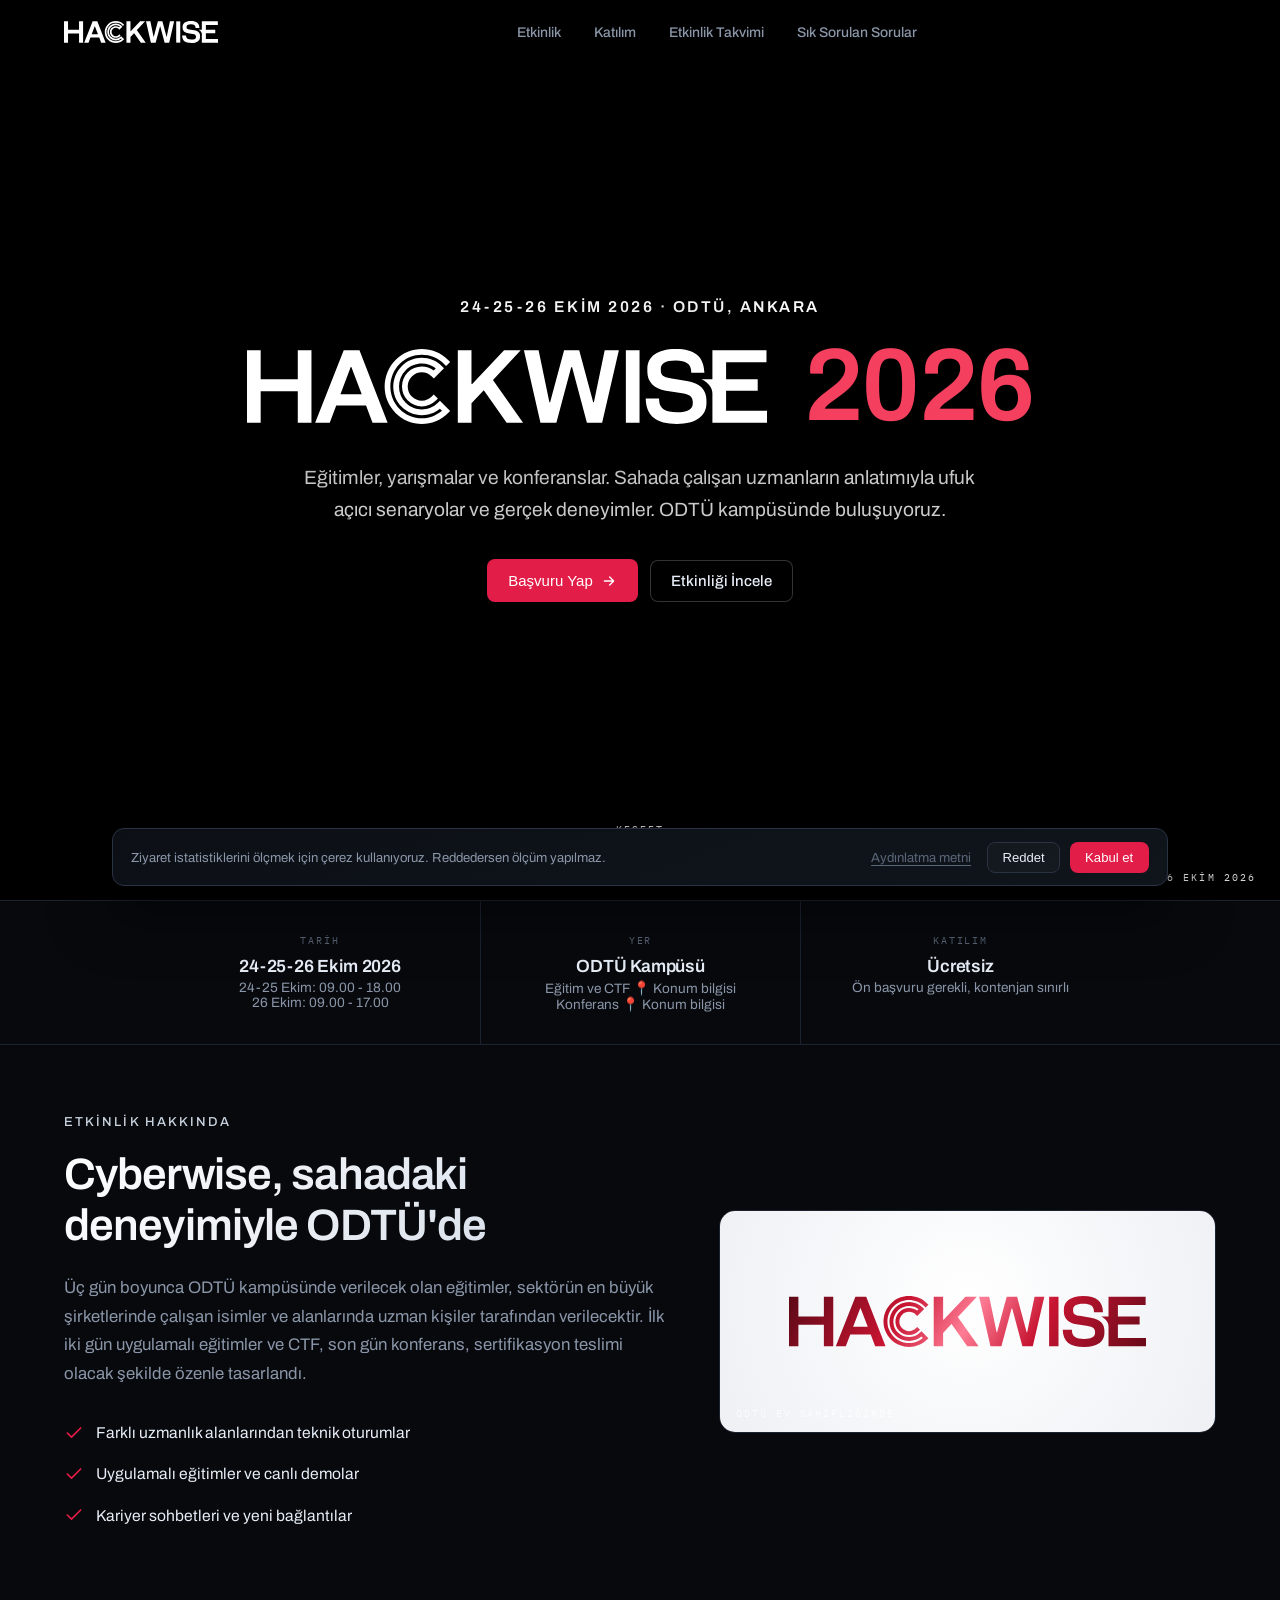
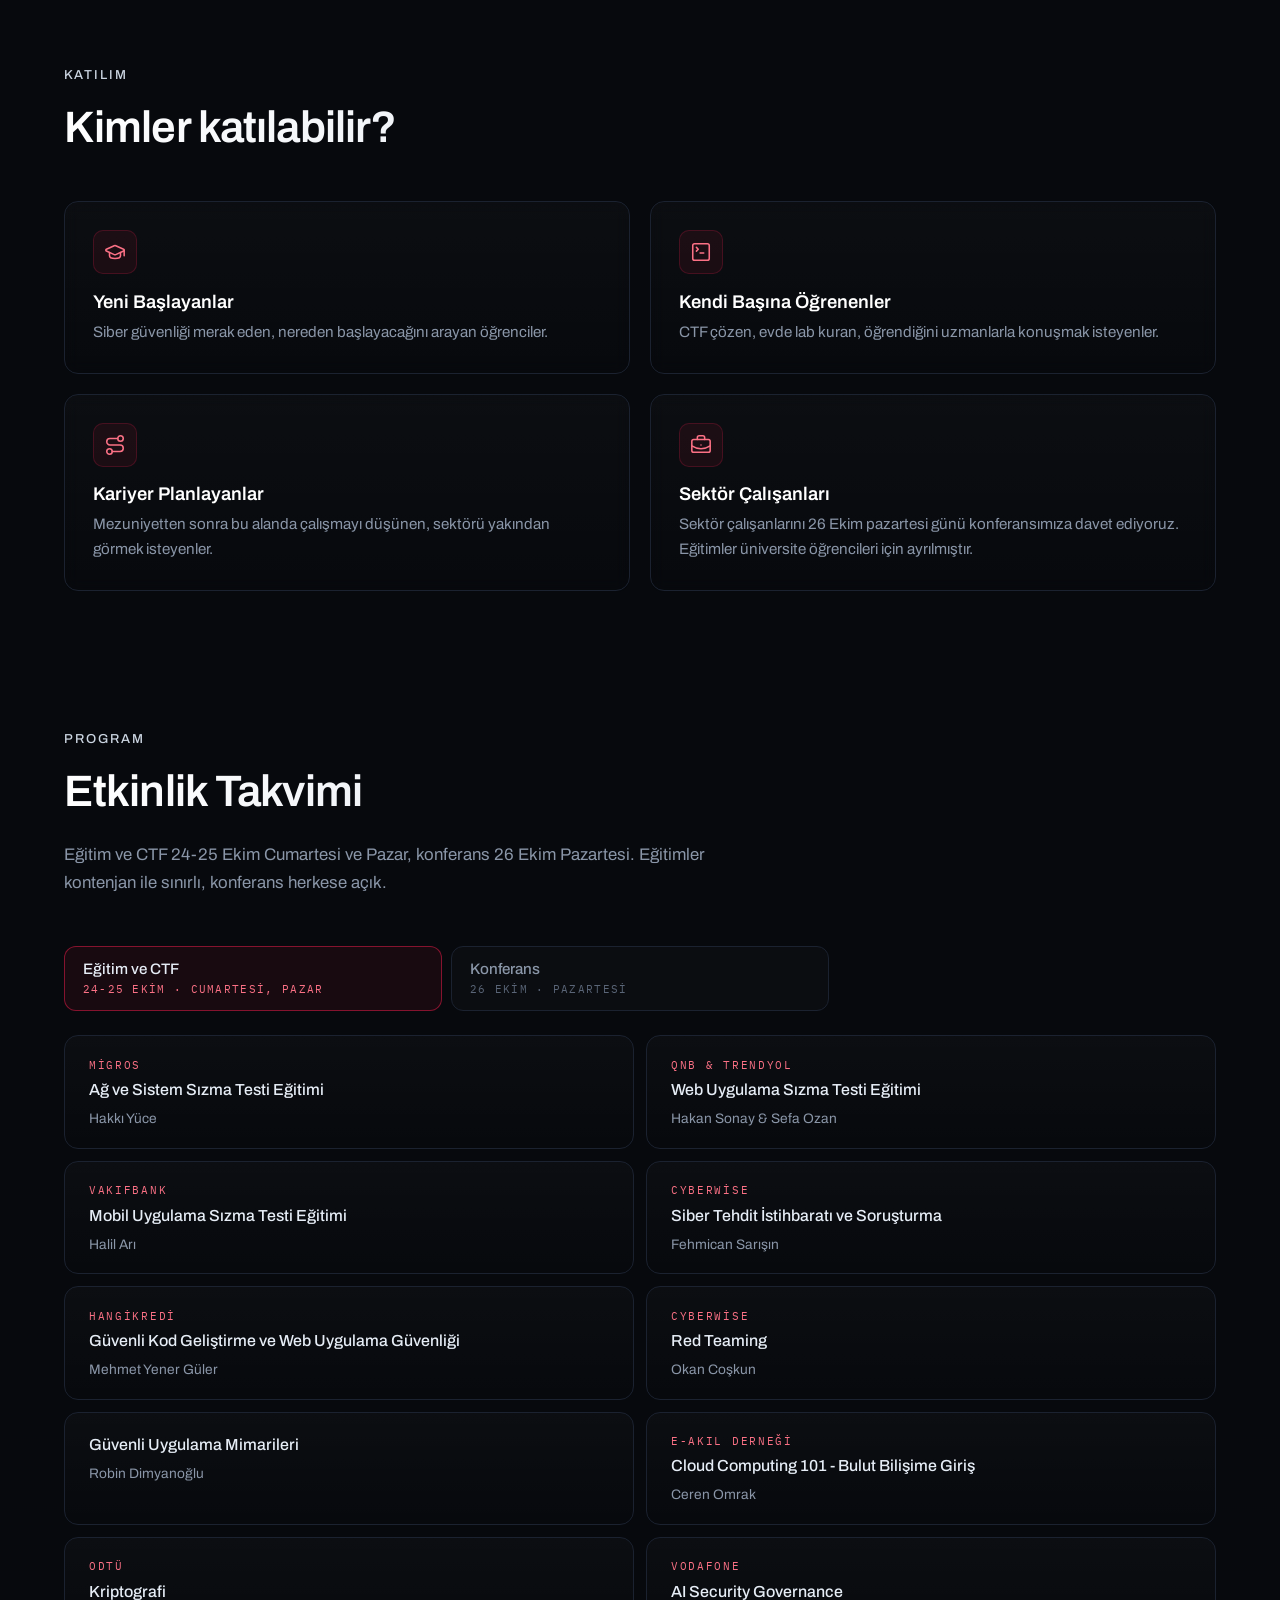
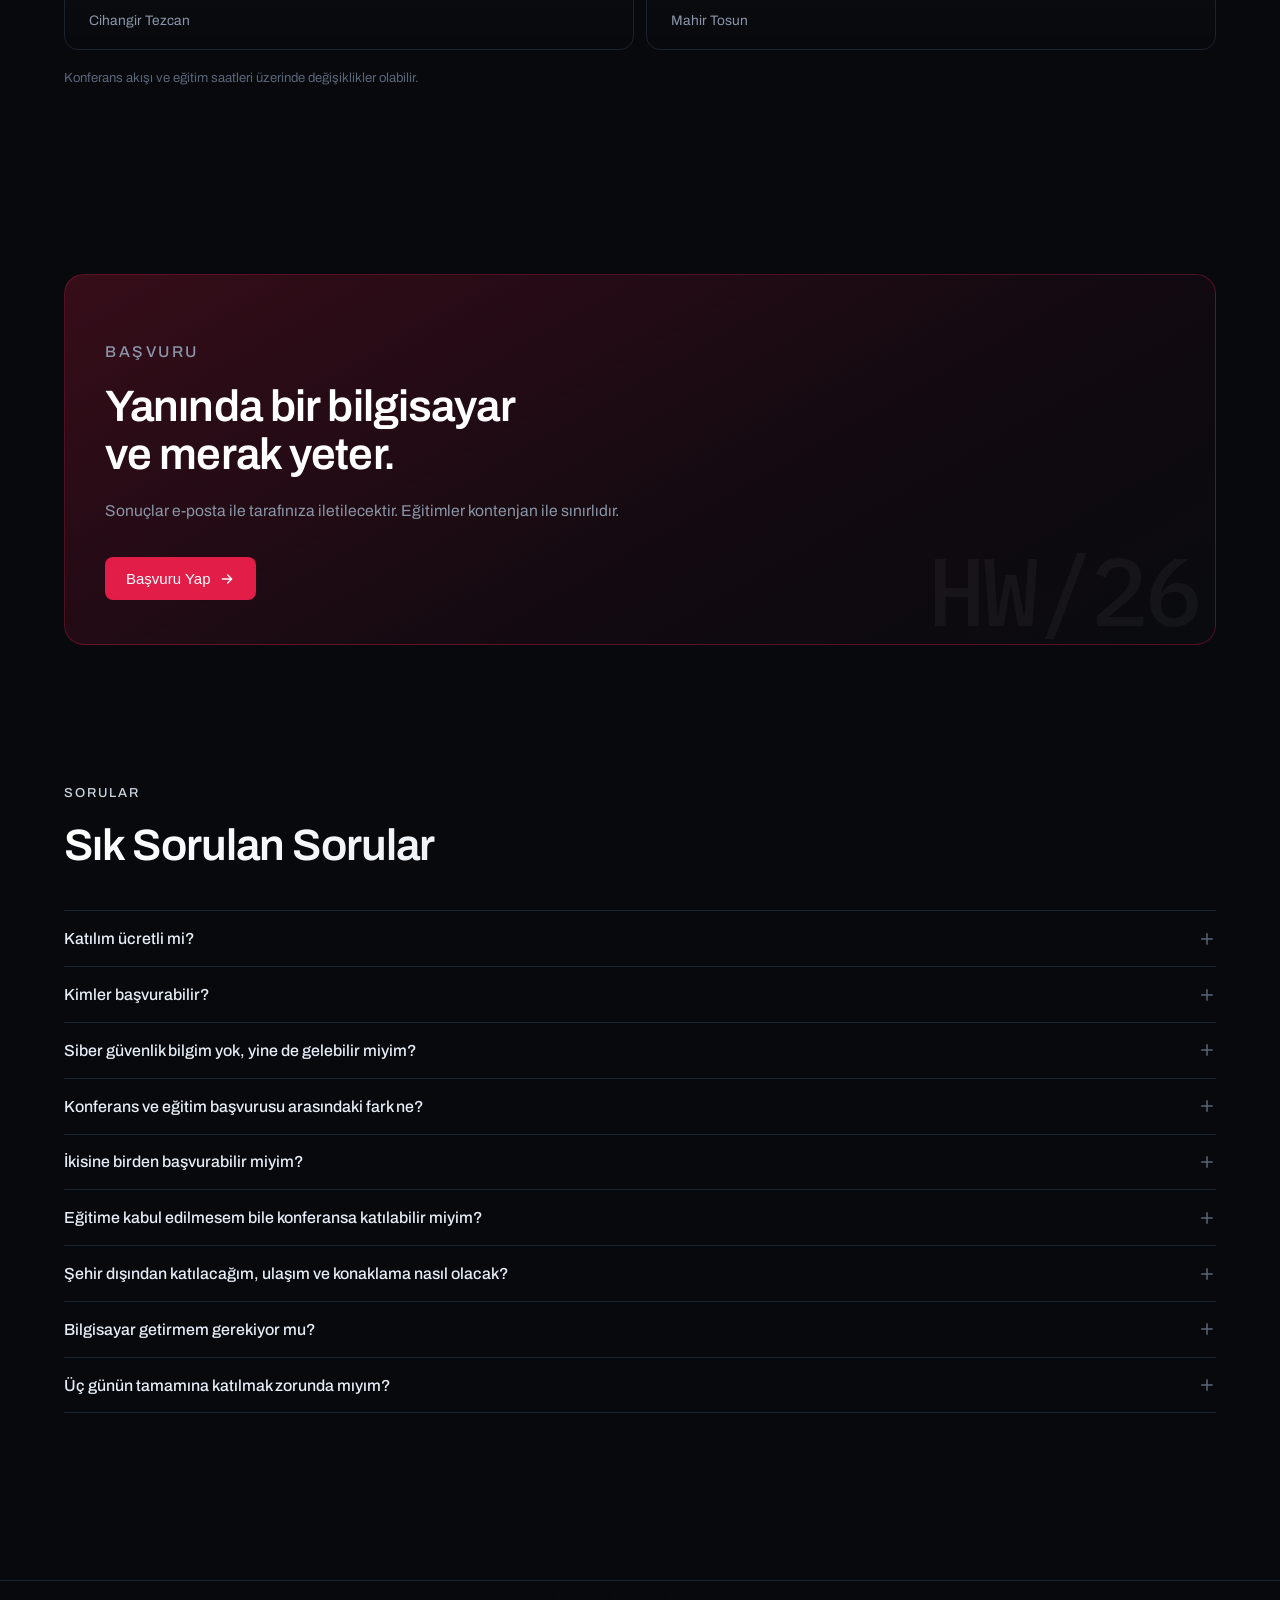
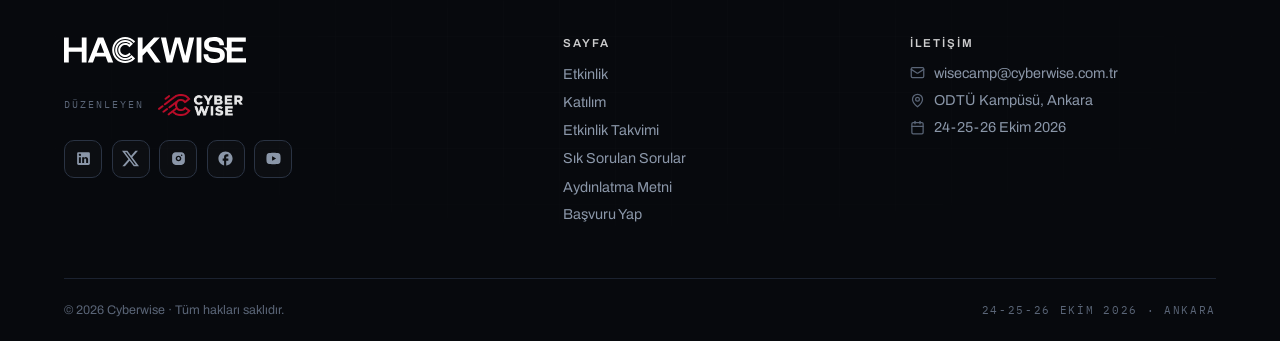
<file: index.html>
<!doctype html>
<html lang="tr">
  <head>
    <meta charset="UTF-8" />
    <meta name="viewport" content="width=device-width, initial-scale=1.0" />
    <title>HackWise 2026 | Cyberwise</title>
    <meta name="description" content="24-25-26 Ekim 2026'da ODTÜ kampüsünde üç günlük siber güvenlik etkinliği. Eğitimler, yarışmalar ve konferanslar; sahadan uzmanlarla gerçek deneyimler." />

    <link rel="canonical" href="https://hackwise.org/" />

    <meta property="og:type" content="website" />
    <meta property="og:site_name" content="HackWise 2026" />
    <meta property="og:title" content="HackWise 2026 · 24-26 Ekim, ODTÜ Kampüsü" />
    <meta property="og:description" content="24-25-26 Ekim 2026'da ODTÜ kampüsünde üç günlük siber güvenlik etkinliği. Eğitimler, yarışmalar ve konferanslar; sahadan uzmanlarla gerçek deneyimler." />
    <meta property="og:url" content="https://hackwise.org/" />
    <meta property="og:image" content="https://hackwise.org/assets/og.png" />
    <meta property="og:image:type" content="image/png" />
    <meta property="og:image:width" content="1200" />
    <meta property="og:image:height" content="630" />
    <meta property="og:image:alt" content="HackWise 2026 · 24-25-26 Ekim, ODTÜ Kampüsü" />
    <meta property="og:locale" content="tr_TR" />

    <meta name="twitter:card" content="summary_large_image" />
    <meta name="twitter:title" content="HackWise 2026 · 24-26 Ekim, ODTÜ Kampüsü" />
    <meta name="twitter:image" content="https://hackwise.org/assets/og.png" />
    <meta name="twitter:description" content="24-25-26 Ekim 2026'da ODTÜ kampüsünde üç günlük siber güvenlik etkinliği. Eğitimler, yarışmalar ve konferanslar; sahadan uzmanlarla gerçek deneyimler." />

    <link rel="icon" href="assets/favicon.svg" type="image/svg+xml" />
    <link rel="apple-touch-icon" href="assets/apple-touch-icon.png" />
    <link rel="preconnect" href="https://fonts.googleapis.com" />
    <link rel="preconnect" href="https://fonts.gstatic.com" crossorigin />
    <link
      href="https://fonts.googleapis.com/css2?family=Archivo:wght@400;500;600;700&family=IBM+Plex+Mono:wght@400;500&display=swap"
      rel="stylesheet"
      media="print"
      onload="this.media='all'"
    />
    <noscript>
      <link
        href="https://fonts.googleapis.com/css2?family=Archivo:wght@400;500;600;700&family=IBM+Plex+Mono:wght@400;500&display=swap"
        rel="stylesheet"
      />
    </noscript>
    <link rel="stylesheet" href="styles.css?v=33" />
    <meta name="theme-color" content="#07090d" />

    <script type="application/ld+json">
    {
      "@context": "https://schema.org",
      "@type": "Event",
      "name": "HackWise 2026",
      "description": "ODTÜ kampüsünde üç günlük siber güvenlik etkinliği. 24-25 Ekim uygulamalı eğitimler, 26 Ekim konferans.",
      "startDate": "2026-10-24",
      "endDate": "2026-10-26",
      "eventAttendanceMode": "https://schema.org/OfflineEventAttendanceMode",
      "eventStatus": "https://schema.org/EventScheduled",
      "location": {
        "@type": "Place",
        "name": "ODTÜ Kampüsü",
        "address": {
          "@type": "PostalAddress",
          "streetAddress": "Üniversiteler Mahallesi, Dumlupınar Bulvarı No:1",
          "postalCode": "06800",
          "addressLocality": "Çankaya",
          "addressRegion": "Ankara",
          "addressCountry": "TR"
        }
      },
      "offers": {
        "@type": "Offer",
        "price": 0,
        "priceCurrency": "TRY",
        "availability": "https://schema.org/InStock",
        "url": "https://hackwise.org/"
      },
      "image": "https://hackwise.org/assets/og.png",
      "url": "https://hackwise.org/",
      "inLanguage": "tr",
      "isAccessibleForFree": true,
      "audience": {
        "@type": "Audience",
        "audienceType": "Üniversite öğrencileri ve siber güvenlik profesyonelleri"
      },
      "organizer": {
        "@type": "Organization",
        "name": "Cyberwise",
        "url": "https://www.cyberwise.com.tr",
        "sameAs": [
          "https://www.linkedin.com/company/cyberwisetr/",
          "https://x.com/Cyberwise_TR",
          "https://www.instagram.com/cyberwisecybersecurity/",
          "https://www.facebook.com/CyberwiseTurkey/",
          "https://www.youtube.com/channel/UCHg1nG4ghzyYnocoSRq4nSQ"
        ]
      }
    }
    </script>
  </head>
  <body>
    <header class="site-nav" id="site-nav">
      <div class="nav-inner" id="nav-inner">
        <div class="container-page nav-row">
          <a href="#top" class="nav-brand" aria-label="HackWise 2026">
            <img src="assets/hackwise-white.svg" alt="HackWise" class="nav-logo" width="1078" height="154" />
          </a>

          <nav class="nav-links">
            <a href="#hakkinda">Etkinlik</a>
            <a href="#katilimci">Katılım</a>
            <a href="#akis">Etkinlik Takvimi</a>
            <a href="#sss">Sık Sorulan Sorular</a>
          </nav>

          <div class="nav-actions">
            <button class="menu-btn" id="menu-btn" aria-label="Menü">
              <svg width="24" height="24" viewBox="0 0 24 24" fill="none" stroke="currentColor" stroke-width="2" stroke-linecap="round"><path d="M4 6h16M4 12h16M4 18h16"/></svg>
            </button>
          </div>
        </div>
      </div>

      <div class="mobile-menu" id="mobile-menu">
        <div class="container-page">
          <a href="#hakkinda">Etkinlik</a>
          <a href="#katilimci">Katılım</a>
          <a href="#akis">Etkinlik Takvimi</a>
          <a href="#sss">Sık Sorulan Sorular</a>
          <button type="button" class="btn-primary" style="margin-top:.75rem" data-apply-jump>Başvuru Yap</button>
        </div>
      </div>
    </header>

    <main id="top">
      <section class="hero">
        <video
          id="hero-video"
          class="hero-video"
          src="assets/world-web.mp4"
          autoplay
          muted
          playsinline
          preload="auto"
        ></video>

        <div class="hero-vignette"></div>
        <div class="hero-fade"></div>

        <div class="hero-content">
          <p class="eyebrow">24-25-26 Ekim 2026 · ODTÜ, Ankara</p>
          <h1 class="hero-title">
            <img src="assets/hackwise-white.svg" alt="HackWise" class="hero-logo" width="1078" height="154" fetchpriority="high" />
            <span class="hl">2026</span>
          </h1>
          <p class="hero-sub">
            Eğitimler, yarışmalar ve konferanslar. Sahada çalışan uzmanların anlatımıyla
            ufuk açıcı senaryolar ve gerçek deneyimler. ODTÜ kampüsünde buluşuyoruz.
          </p>
          <div class="hero-cta">
            <button type="button" class="btn-primary" data-apply-jump>
              <span>Başvuru Yap</span>
              <svg class="arrow" viewBox="0 0 24 24"><path d="M5 12h14M13 6l6 6-6 6"/></svg>
            </button>
            <a href="#hakkinda" class="btn-ghost hero-ghost">Etkinliği İncele</a>
          </div>
        </div>

        <div class="hero-corner br">24-25-26 EKİM 2026</div>

        <div class="scroll-cue">
          <span>KEŞFET</span>
          <span class="scroll-line"></span>
        </div>
      </section>

      <section class="info-strip">
        <div class="strip-grid-bg bg-grid bg-grid-fade"></div>
        <div class="container-page">
          <div class="info-grid">
           <div class="info-cell">
            <div class="k">Tarih</div>
            <div class="v">24-25-26 Ekim 2026</div>
            <div class="s">
              24-25 Ekim: 09.00 - 18.00<br>
              26 Ekim: 09.00 - 17.00
            </div>
          </div>

            <div class="info-cell">
              <div class="k">Yer</div>
              <div class="v">ODTÜ Kampüsü</div>
              <div class="s">
                  Eğitim ve CTF
                  <a href="https://maps.app.goo.gl/8XYGXjT9rqVvvbHa7" target="_blank" rel="noopener noreferrer">📍 Konum bilgisi</a>
                   <br> 
                  Konferans
                  <a href="https://maps.app.goo.gl/SEr2trGmKCGYi11f7" target="_blank" rel="noopener noreferrer">📍 Konum bilgisi</a>
              </div>
            </div>


            <div class="info-cell">
              <div class="k">Katılım</div>
              <div class="v">Ücretsiz</div>
              <div class="s">Ön başvuru gerekli, kontenjan sınırlı</div>
            </div>
          </div>
        </div>
      </section>

      <section id="hakkinda" class="section-pad">
        <div class="container-page">
          <div class="about-grid reveal">
            <div>
              <p class="eyebrow">Etkinlik Hakkında</p>
              <h2 class="section-title gradient-text" style="margin-top:1.25rem">
                Cyberwise, sahadaki deneyimiyle ODTÜ'de
              </h2>
              <p class="section-lead">
                Üç gün boyunca ODTÜ kampüsünde verilecek olan eğitimler, sektörün en büyük
                şirketlerinde çalışan isimler ve alanlarında uzman kişiler tarafından
                verilecektir. İlk iki gün uygulamalı eğitimler ve CTF, son gün konferans,
                sertifikasyon teslimi olacak şekilde özenle tasarlandı.
              </p>
              <ul class="about-list">
                <li>
                  <svg class="tick" viewBox="0 0 24 24" fill="none" stroke="currentColor" stroke-width="2" stroke-linecap="round" stroke-linejoin="round"><path d="M20 6L9 17l-5-5"/></svg>
                  <span>Farklı uzmanlık alanlarından teknik oturumlar</span>
                </li>
                <li>
                  <svg class="tick" viewBox="0 0 24 24" fill="none" stroke="currentColor" stroke-width="2" stroke-linecap="round" stroke-linejoin="round"><path d="M20 6L9 17l-5-5"/></svg>
                  <span>Uygulamalı eğitimler ve canlı demolar</span>
                </li>
                <li>
                  <svg class="tick" viewBox="0 0 24 24" fill="none" stroke="currentColor" stroke-width="2" stroke-linecap="round" stroke-linejoin="round"><path d="M20 6L9 17l-5-5"/></svg>
                  <span>Kariyer sohbetleri ve yeni bağlantılar</span>
                </li>
              </ul>
            </div>
            <div class="about-visual">
              <div class="visual-mark v1">
                <img src="assets/hackwise-gradient.svg" alt="HackWise" width="1078" height="154" loading="lazy" />
              </div>
              <span class="visual-label">ODTÜ EV SAHİPLİĞİNDE</span>
            </div>
          </div>
        </div>
      </section>

      <section id="katilimci" class="section-pad">
        <div class="container-page">
          <div class="reveal">
            <p class="eyebrow">Katılım</p>
            <h2 class="section-title gradient-text" style="margin-top:1.25rem">Kimler katılabilir?</h2>
          </div>
          <div class="grid-cards">
            <div class="card feature audience card-hover reveal">
              <div class="icon"><svg viewBox="0 0 24 24"><path d="M21.42 10.922a1 1 0 0 0-.019-1.838L12.83 5.18a2 2 0 0 0-1.66 0L2.6 9.08a1 1 0 0 0 0 1.832l8.57 3.908a2 2 0 0 0 1.66 0z"/><path d="M22 10v6"/><path d="M6 12.5V16a6 3 0 0 0 12 0v-3.5"/></svg></div>
              <h3>Yeni Başlayanlar</h3>
              <p>Siber güvenliği merak eden, nereden başlayacağını arayan öğrenciler.</p>
            </div>
            <div class="card feature audience card-hover reveal">
              <div class="icon"><svg viewBox="0 0 24 24"><path d="m7 11 2-2-2-2"/><path d="M11 13h4"/><rect width="18" height="18" x="3" y="3" rx="2"/></svg></div>
              <h3>Kendi Başına Öğrenenler</h3>
              <p>CTF çözen, evde lab kuran, öğrendiğini uzmanlarla konuşmak isteyenler.</p>
            </div>
            <div class="card feature audience card-hover reveal">
              <div class="icon"><svg viewBox="0 0 24 24"><circle cx="6" cy="19" r="3"/><path d="M9 19h8.5a3.5 3.5 0 0 0 0-7h-11a3.5 3.5 0 0 1 0-7H15"/><circle cx="18" cy="5" r="3"/></svg></div>
              <h3>Kariyer Planlayanlar</h3>
              <p>Mezuniyetten sonra bu alanda çalışmayı düşünen, sektörü yakından görmek isteyenler.</p>
            </div>
            <div class="card feature audience card-hover reveal">
              <div class="icon"><svg viewBox="0 0 24 24"><path d="M12 12h.01"/><path d="M16 6V4a2 2 0 0 0-2-2h-4a2 2 0 0 0-2 2v2"/><path d="M22 13a18.15 18.15 0 0 1-20 0"/><rect width="20" height="14" x="2" y="6" rx="2"/></svg></div>
              <h3>Sektör Çalışanları</h3>
              <p>Sektör çalışanlarını 26 Ekim pazartesi günü konferansımıza davet ediyoruz. Eğitimler üniversite öğrencileri için ayrılmıştır.</p>
            </div>
          </div>
        </div>
      </section>

      <section id="akis" class="section-pad">
        <div class="container-page">
          <div class="reveal">
            <p class="eyebrow">Program</p>
            <h2 class="section-title gradient-text" style="margin-top:1.25rem">Etkinlik Takvimi</h2>
            <p class="section-lead">
              Eğitim ve CTF 24-25 Ekim Cumartesi ve Pazar, konferans 26 Ekim Pazartesi.
              Eğitimler kontenjan ile sınırlı, konferans herkese açık.
            </p>
          </div>

          <div class="sch reveal">
            <div class="sch-tabs" role="tablist" aria-label="Program bölümleri">
              <button type="button" class="sch-day active" role="tab" aria-selected="true" aria-controls="sch-panel-1" data-day="1">
                <span class="sch-day-date">Eğitim ve CTF</span>
                <span class="sch-day-note">24-25 Ekim · Cumartesi, Pazar</span>
              </button>
              <button type="button" class="sch-day" role="tab" aria-selected="false" aria-controls="sch-panel-2" data-day="2">
                <span class="sch-day-date">Konferans</span>
                <span class="sch-day-note">26 Ekim · Pazartesi</span>
              </button>
            </div>

            <div class="sch-panel tgrid" id="sch-panel-1" role="tabpanel" data-day="1">
              <article class="tcard">
                <span class="tcard-firm">Migros</span>
                <h3>Ağ ve Sistem Sızma Testi Eğitimi</h3>
                <p class="tcard-trainer">Hakkı Yüce</p>
              </article>
              <article class="tcard">
                <span class="tcard-firm">QNB & Trendyol</span>
                <h3>Web Uygulama Sızma Testi Eğitimi</h3>
                <p class="tcard-trainer">Hakan Sonay & Sefa Ozan</p>
              </article>
              <article class="tcard">
                <span class="tcard-firm">Vakıfbank</span>
                <h3>Mobil Uygulama Sızma Testi Eğitimi</h3>
                <p class="tcard-trainer">Halil Arı</p>
              </article>
              <article class="tcard">
                <span class="tcard-firm">Cyberwise</span>
                <h3>Siber Tehdit İstihbaratı ve Soruşturma</h3>
                <p class="tcard-trainer">Fehmican Sarışın</p>
              </article>
              <article class="tcard">
                <span class="tcard-firm">HangiKredi</span>
                <h3>Güvenli Kod Geliştirme ve Web Uygulama Güvenliği</h3>
                <p class="tcard-trainer">Mehmet Yener Güler</p>
              </article>
              <article class="tcard">
                <span class="tcard-firm">Cyberwise</span>
                <h3>Red Teaming</h3>
                <p class="tcard-trainer">Okan Coşkun</p>
              </article>
              <article class="tcard">
                
                <h3>Güvenli Uygulama Mimarileri</h3>
                <p class="tcard-trainer">Robin Dimyanoğlu</p>
              </article>
              <article class="tcard">
                <span class="tcard-firm">E-Akıl Derneği</span>
                <h3>Cloud Computing 101 - Bulut Bilişime Giriş</h3>
                <p class="tcard-trainer">Ceren Omrak</p>
              </article>
              <article class="tcard">
                <span class="tcard-firm">ODTÜ</span>
                <h3>Kriptografi</h3>
                <p class="tcard-trainer">Cihangir Tezcan</p>
              </article>
              <article class="tcard">
                <span class="tcard-firm">Vodafone</span>
                <h3>AI Security Governance</h3>
                <p class="tcard-trainer">Mahir Tosun</p>
              </article>
            </div>
            <div class="sch-panel timeline" id="sch-panel-2" role="tabpanel" data-day="2" hidden>
              <div class="slot">
                <div class="slot-body">
                  <h3>Açılış Konuşması</h3>
                </div>
              </div>
              <div class="slot">
                <div class="slot-body">
                  <h3>Bankacılık Sektöründe Siber Güvenlik</h3>
                </div>
              </div>
              <div class="slot slot-break">
                <div class="slot-body">
                  <h3>Ara</h3>
                </div>
              </div>
              <div class="slot">
                <div class="slot-body">
                  <h3>Enerji Sektöründe Siber Güvenlik</h3>
                </div>
              </div>
              <div class="slot">
                <div class="slot-body">
                  <h3>Honeypot: Tespitin Ötesinde Teması Savunmaya Dönüştürmek</h3>
                </div>
              </div>
              <div class="slot slot-break">
                <div class="slot-body">
                  <h3>Öğle arası</h3>
                </div>
              </div>
              <div class="slot">
                <div class="slot-body">
                  <h3>ODTÜ oturumu</h3>
                </div>
              </div>
              <div class="slot">
                <div class="slot-body">
                  <h3>35.000 Feet’te Siber Güvenlik: Havacılık Siber Güvenliği ve Emniyet</h3>
                </div>
              </div>
              <div class="slot slot-break">
                <div class="slot-body">
                  <h3>Ara</h3>
                </div>
              </div>
              <div class="slot">
                <div class="slot-body">
                  <h3>Zero-Day: Kameranı Kim İzliyor?</h3>
                </div>
              </div>
              <div class="slot">
                <div class="slot-body">
                  <h3>Ödül töreni</h3>
                </div>
              </div>
              <div class="slot">
                <div class="slot-body">
                  <h3>Kapanış</h3>
                </div>
              </div>
            </div>
          </div>

          <p class="sch-note reveal">
            Konferans akışı ve eğitim saatleri üzerinde değişiklikler olabilir.
          </p>
        </div>
      </section>

      <section id="hazirlik" class="section-pad">
        <div class="container-page">
          <div class="prep reveal">
            <div class="prep-lead">
              <p class="eyebrow">Başvuru</p>
              <h2>Yanında bir bilgisayar ve merak yeter.</h2>
              <p>
                Sonuçlar e-posta ile tarafınıza iletilecektir. Eğitimler kontenjan
                ile sınırlıdır.
              </p>
              <button type="button" class="btn-primary apply-toggle" id="apply-toggle" aria-expanded="false" aria-controls="apply-choices">
                <span>Başvuru Yap</span>
                <svg class="arrow" viewBox="0 0 24 24"><path d="M5 12h14M13 6l6 6-6 6"/></svg>
              </button>

              <div class="apply-choices" id="apply-choices" hidden>
                <div class="apply-choices-inner">
                  <a href="#" class="apply-choice" data-apply="konferans">
                    <span class="apply-choice-kind">Konferans</span>
                    <span class="apply-choice-title">Konuşmalar</span>
                    <span class="apply-choice-desc">
                      26 Ekim, herkese açık.
                    </span>
                    <svg class="arrow" viewBox="0 0 24 24"><path d="M5 12h14M13 6l6 6-6 6"/></svg>
                  </a>
                  <a href="#" class="apply-choice" data-apply="hepsi">
                    <span class="apply-choice-kind">Eğitim + Konferans</span>
                    <span class="apply-choice-title">Üç günün tamamı</span>
                    <span class="apply-choice-desc">
                      Sertifikaya hak kazanmak için eğitim ve konferanslara katılım zorunludur.
                    </span>
                    <svg class="arrow" viewBox="0 0 24 24"><path d="M5 12h14M13 6l6 6-6 6"/></svg>
                  </a>
                </div>
              </div>

              <span class="prep-mark" aria-hidden="true">HW/26</span>
            </div>

          </div>
        </div>
      </section>


      <section id="sss" class="section-pad">
        <div class="container-page">
          <div class="reveal">
            <p class="eyebrow">Sorular</p>
            <h2 class="section-title gradient-text" style="margin-top:1.25rem">Sık Sorulan Sorular</h2>
          </div>

          <div class="faq reveal">
            <details class="faq-item">
              <summary>
                <span>Katılım ücretli mi?</span>
                <svg class="faq-sign" viewBox="0 0 24 24" fill="none" stroke="currentColor" stroke-width="2" stroke-linecap="round"><path d="M12 5v14M5 12h14"/></svg>
              </summary>
              <p>Hayır. Etkinliğe katılım ücretsizdir. Katılmak için ön başvuru formunu doldurmanız yeterlidir.</p>
            </details>
            <details class="faq-item">
              <summary>
                <span>Kimler başvurabilir?</span>
                <svg class="faq-sign" viewBox="0 0 24 24" fill="none" stroke="currentColor" stroke-width="2" stroke-linecap="round"><path d="M12 5v14M5 12h14"/></svg>
              </summary>
              <p>Konferansa herkes başvurabilir. Eğitim programları ise yalnızca üniversite öğrencilerine açıktır.</p>
            </details>
            <details class="faq-item">
              <summary>
                <span>Siber güvenlik bilgim yok, yine de gelebilir miyim?</span>
                <svg class="faq-sign" viewBox="0 0 24 24" fill="none" stroke="currentColor" stroke-width="2" stroke-linecap="round"><path d="M12 5v14M5 12h14"/></svg>
              </summary>
              <p>Evet. Konferansa katılım için herhangi bir teknik bilgi veya deneyim şartı bulunmamaktadır.</p>
            </details>
            <details class="faq-item">
              <summary>
                <span>Konferans ve eğitim başvurusu arasındaki fark ne?</span>
                <svg class="faq-sign" viewBox="0 0 24 24" fill="none" stroke="currentColor" stroke-width="2" stroke-linecap="round"><path d="M12 5v14M5 12h14"/></svg>
              </summary>
              <p>Konferans, siber güvenlik alanındaki farklı konu ve başlıkların uzman konuşmacılar tarafından ele alındığı etkinlik programıdır. Eğitimler ise belirli konuların daha detaylı ve uygulamalı olarak işlendiği programlardır. Eğitimler yalnızca üniversite öğrencilerine yöneliktir.</p>
            </details>
            <details class="faq-item">
              <summary>
                <span>İkisine birden başvurabilir miyim?</span>
                <svg class="faq-sign" viewBox="0 0 24 24" fill="none" stroke="currentColor" stroke-width="2" stroke-linecap="round"><path d="M12 5v14M5 12h14"/></svg>
              </summary>
              <p>Hayır. Üniversite öğrencilerinin eğitim ve konferans programına, sektör çalışanlarının ise sadece konferans programına başvurmalarını bekliyoruz. Birden fazla kayıt oluşturulması durumunda başvurular değerlendirilerek uygun olan kayıt üzerinden ilerlenebilir.</p>
            </details>
            <details class="faq-item">
              <summary>
                <span>Eğitime kabul edilmesem bile konferansa katılabilir miyim?</span>
                <svg class="faq-sign" viewBox="0 0 24 24" fill="none" stroke="currentColor" stroke-width="2" stroke-linecap="round"><path d="M12 5v14M5 12h14"/></svg>
              </summary>
              <p>Evet. Eğitim başvurunuzun kabul edilmemesi konferansa katılımınıza engel değildir. Konferans başvurunuz ayrıca değerlendirilir.</p>
            </details>
            <details class="faq-item">
              <summary>
                <span>Şehir dışından katılacağım, ulaşım ve konaklama nasıl olacak?</span>
                <svg class="faq-sign" viewBox="0 0 24 24" fill="none" stroke="currentColor" stroke-width="2" stroke-linecap="round"><path d="M12 5v14M5 12h14"/></svg>
              </summary>
              <p>Şehir dışından gelecek katılımcıların ulaşım ve konaklama masraflarını kendilerinin karşılaması gerekmektedir. Etkinlik alanına ulaşım için ODTÜ ring servislerinden yararlanabilirsiniz. Ulaşımla ilgili detaylar, başvurusu onaylanan katılımcılarla ayrıca paylaşılacaktır.</p>
            </details>
            <details class="faq-item">
              <summary>
                <span>Bilgisayar getirmem gerekiyor mu?</span>
                <svg class="faq-sign" viewBox="0 0 24 24" fill="none" stroke="currentColor" stroke-width="2" stroke-linecap="round"><path d="M12 5v14M5 12h14"/></svg>
              </summary>
              <p>Eğitimlere katılacak kişilerin uygulamalı çalışmalar için kendi bilgisayarlarını getirmeleri gerekmektedir. Yalnızca konferansa katılacaksanız bilgisayar getirmeniz gerekmiyor.</p>
            </details>
            <details class="faq-item">
              <summary>
                <span>Üç günün tamamına katılmak zorunda mıyım?</span>
                <svg class="faq-sign" viewBox="0 0 24 24" fill="none" stroke="currentColor" stroke-width="2" stroke-linecap="round"><path d="M12 5v14M5 12h14"/></svg>
              </summary>
              <p>Sertifika almak için programın üç gününe de katılım sağlanması zorunludur. Konferans kapsamında ise dilediğiniz oturumlara katılabilirsiniz. Ancak üç günün tamamına katılmamanız durumunda sertifika verilmez.</p>
            </details>
          </div>
        </div>
      </section>
    </main>

    <footer class="site-footer">
      <div class="footer-grid-bg bg-grid bg-grid-fade"></div>
      <div class="container-page">
        <div class="footer-inner">
          <div class="footer-brand">
            <a href="#top" class="nav-brand" aria-label="HackWise 2026">
              <img src="assets/hackwise-white.svg" alt="HackWise" class="footer-logo" width="1078" height="154" loading="lazy" />
            </a>
            <div class="footer-org">
              <span>DÜZENLEYEN</span>
              <img src="assets/cw-white.webp" alt="Cyberwise" width="277" height="72" loading="lazy" />
            </div>
            <div class="footer-social">
              <a href="https://www.linkedin.com/company/cyberwisetr/" target="_blank" rel="noopener" aria-label="LinkedIn">
                <svg viewBox="0 0 24 24" fill="currentColor"><path d="M19 3C19.5304 3 20.0391 3.21071 20.4142 3.58579C20.7893 3.96086 21 4.46957 21 5V19C21 19.5304 20.7893 20.0391 20.4142 20.4142C20.0391 20.7893 19.5304 21 19 21H5C4.46957 21 3.96086 20.7893 3.58579 20.4142C3.21071 20.0391 3 19.5304 3 19V5C3 4.46957 3.21071 3.96086 3.58579 3.58579C3.96086 3.21071 4.46957 3 5 3H19ZM18.5 18.5V13.2C18.5 12.3354 18.1565 11.5062 17.5452 10.8948C16.9338 10.2835 16.1046 9.94 15.24 9.94C14.39 9.94 13.4 10.46 12.92 11.24V10.13H10.13V18.5H12.92V13.57C12.92 12.8 13.54 12.17 14.31 12.17C14.6813 12.17 15.0374 12.3175 15.2999 12.5801C15.5625 12.8426 15.71 13.1987 15.71 13.57V18.5H18.5ZM6.88 8.56C7.32556 8.56 7.75288 8.383 8.06794 8.06794C8.383 7.75288 8.56 7.32556 8.56 6.88C8.56 5.95 7.81 5.19 6.88 5.19C6.43178 5.19 6.00193 5.36805 5.68499 5.68499C5.36805 6.00193 5.19 6.43178 5.19 6.88C5.19 7.81 5.95 8.56 6.88 8.56ZM8.27 18.5V10.13H5.5V18.5H8.27Z"/></svg>
              </a>
              <a href="https://x.com/Cyberwise_TR" target="_blank" rel="noopener" aria-label="X">
                <svg viewBox="0 0 16 16" fill="currentColor"><path d="M12.6.75h2.454l-5.36 6.142L16 15.25h-4.937l-3.867-5.07-4.425 5.07H.316l5.733-6.57L0 .75h5.063l3.495 4.633L12.601.75Zm-.86 13.028h1.36L4.323 2.145H2.865z"/></svg>
              </a>
              <a href="https://www.instagram.com/cyberwisecybersecurity/" target="_blank" rel="noopener" aria-label="Instagram">
                <svg viewBox="0 0 24 24" fill="currentColor"><path d="M16 3C17.3261 3 18.5979 3.52678 19.5355 4.46447C20.4732 5.40215 21 6.67392 21 8V16C21 17.3261 20.4732 18.5979 19.5355 19.5355C18.5979 20.4732 17.3261 21 16 21H8C6.67392 21 5.40215 20.4732 4.46447 19.5355C3.52678 18.5979 3 17.3261 3 16V8C3 6.67392 3.52678 5.40215 4.46447 4.46447C5.40215 3.52678 6.67392 3 8 3H16ZM12 8C10.9391 8 9.92172 8.42143 9.17157 9.17157C8.42143 9.92172 8 10.9391 8 12C8 13.0609 8.42143 14.0783 9.17157 14.8284C9.92172 15.5786 10.9391 16 12 16C13.0609 16 14.0783 15.5786 14.8284 14.8284C15.5786 14.0783 16 13.0609 16 12C16 10.9391 15.5786 9.92172 14.8284 9.17157C14.0783 8.42143 13.0609 8 12 8ZM12 10C12.5304 10 13.0391 10.2107 13.4142 10.5858C13.7893 10.9609 14 11.4696 14 12C14 12.5304 13.7893 13.0391 13.4142 13.4142C13.0391 13.7893 12.5304 14 12 14C11.4696 14 10.9609 13.7893 10.5858 13.4142C10.2107 13.0391 10 12.5304 10 12C10 11.4696 10.2107 10.9609 10.5858 10.5858C10.9609 10.2107 11.4696 10 12 10ZM16.5 6.5C16.2348 6.5 15.9804 6.60536 15.7929 6.79289C15.6054 6.98043 15.5 7.23478 15.5 7.5C15.5 7.76522 15.6054 8.01957 15.7929 8.20711C15.9804 8.39464 16.2348 8.5 16.5 8.5C16.7652 8.5 17.0196 8.39464 17.2071 8.20711C17.3946 8.01957 17.5 7.76522 17.5 7.5C17.5 7.23478 17.3946 6.98043 17.2071 6.79289C17.0196 6.60536 16.7652 6.5 16.5 6.5Z"/></svg>
              </a>
              <a href="https://www.facebook.com/CyberwiseTurkey/" target="_blank" rel="noopener" aria-label="Facebook">
                <svg viewBox="0 0 24 24" fill="currentColor"><path d="M22 12C22 6.48 17.52 2 12 2C6.48 2 2 6.48 2 12C2 16.84 5.44 20.87 10 21.8V15H8V12H10V9.5C10 7.57 11.57 6 13.5 6H16V9H14C13.45 9 13 9.45 13 10V12H16V15H13V21.95C18.05 21.45 22 17.19 22 12Z"/></svg>
              </a>
              <a href="https://www.youtube.com/channel/UCHg1nG4ghzyYnocoSRq4nSQ" target="_blank" rel="noopener" aria-label="YouTube">
                <svg viewBox="0 0 24 24" fill="currentColor"><path fill-rule="evenodd" clip-rule="evenodd" d="M12 4C12.855 4 13.732 4.022 14.582 4.058L15.586 4.106L16.547 4.163L17.447 4.224L18.269 4.288C19.1612 4.35589 20.0008 4.73643 20.64 5.3626C21.2791 5.98877 21.6768 6.8204 21.763 7.711L21.803 8.136L21.878 9.046C21.948 9.989 22 11.017 22 12C22 12.983 21.948 14.011 21.878 14.954L21.803 15.864L21.763 16.289C21.6768 17.1798 21.2789 18.0115 20.6396 18.6377C20.0002 19.2639 19.1604 19.6443 18.268 19.712L17.448 19.775L16.548 19.837L15.586 19.894L14.582 19.942C13.7218 19.9793 12.861 19.9986 12 20C11.139 19.9986 10.2782 19.9793 9.418 19.942L8.414 19.894L7.453 19.837L6.553 19.775L5.731 19.712C4.83881 19.6441 3.9992 19.2636 3.36004 18.6374C2.72089 18.0112 2.32319 17.1796 2.237 16.289L2.197 15.864L2.122 14.954C2.04583 13.9711 2.00514 12.9858 2 12C2 11.017 2.052 9.989 2.122 9.046L2.197 8.136L2.237 7.711C2.32316 6.82055 2.72071 5.98905 3.35966 5.36291C3.99861 4.73676 4.83799 4.35612 5.73 4.288L6.551 4.224L7.451 4.163L8.413 4.106L9.417 4.058C10.2775 4.02073 11.1387 4.00139 12 4ZM10 9.575V14.425C10 14.887 10.5 15.175 10.9 14.945L15.1 12.52C15.1914 12.4674 15.2673 12.3916 15.3201 12.3003C15.3729 12.209 15.4007 12.1055 15.4007 12C15.4007 11.8945 15.3729 11.791 15.3201 11.6997C15.2673 11.6084 15.1914 11.5326 15.1 11.48L10.9 9.056C10.8088 9.00332 10.7053 8.9756 10.5999 8.97562C10.4945 8.97563 10.3911 9.00339 10.2998 9.0561C10.2086 9.1088 10.1329 9.1846 10.0802 9.27587C10.0276 9.36713 9.99993 9.47065 10 9.576V9.575Z"/></svg>
              </a>
            </div>
          </div>
          <div class="footer-col">
            <h3>Sayfa</h3>
            <ul>
              <li><a href="#hakkinda">Etkinlik</a></li>
              <li><a href="#katilimci">Katılım</a></li>
              <li><a href="#akis">Etkinlik Takvimi</a></li>
              <li><a href="#sss">Sık Sorulan Sorular</a></li>
              <li><a href="kvkk.html">Aydınlatma Metni</a></li>
              <li><button type="button" class="footer-link-btn" data-apply-jump>Başvuru Yap</button></li>
            </ul>
          </div>
          <div class="footer-col">
            <h3>İletişim</h3>
            <ul class="footer-contact">
              <li>
                <svg viewBox="0 0 24 24"><rect width="20" height="16" x="2" y="4" rx="2"/><path d="m22 7-8.97 5.7a1.94 1.94 0 0 1-2.06 0L2 7"/></svg>
                <a href="mailto:wisecamp@cyberwise.com.tr">wisecamp@cyberwise.com.tr</a>
              </li>
              <li>
                <svg viewBox="0 0 24 24"><path d="M20 10c0 6-8 12-8 12s-8-6-8-12a8 8 0 0 1 16 0Z"/><circle cx="12" cy="10" r="3"/></svg>
                <span>ODTÜ Kampüsü, Ankara</span>
              </li>
              <li>
                <svg viewBox="0 0 24 24"><path d="M8 2v4"/><path d="M16 2v4"/><rect width="18" height="18" x="3" y="4" rx="2"/><path d="M3 10h18"/></svg>
                <span>24-25-26 Ekim 2026</span>
              </li>
            </ul>
          </div>
        </div>
        <div class="footer-bottom">
          <span>© 2026 Cyberwise · Tüm hakları saklıdır.</span>
          <span class="footer-tag">24-25-26 EKİM 2026 · ANKARA</span>
        </div>
      </div>
    </footer>


    <script src="consent.js?v=7"></script>
    <script src="app.js?v=36"></script>
  </body>
</html>
</file>
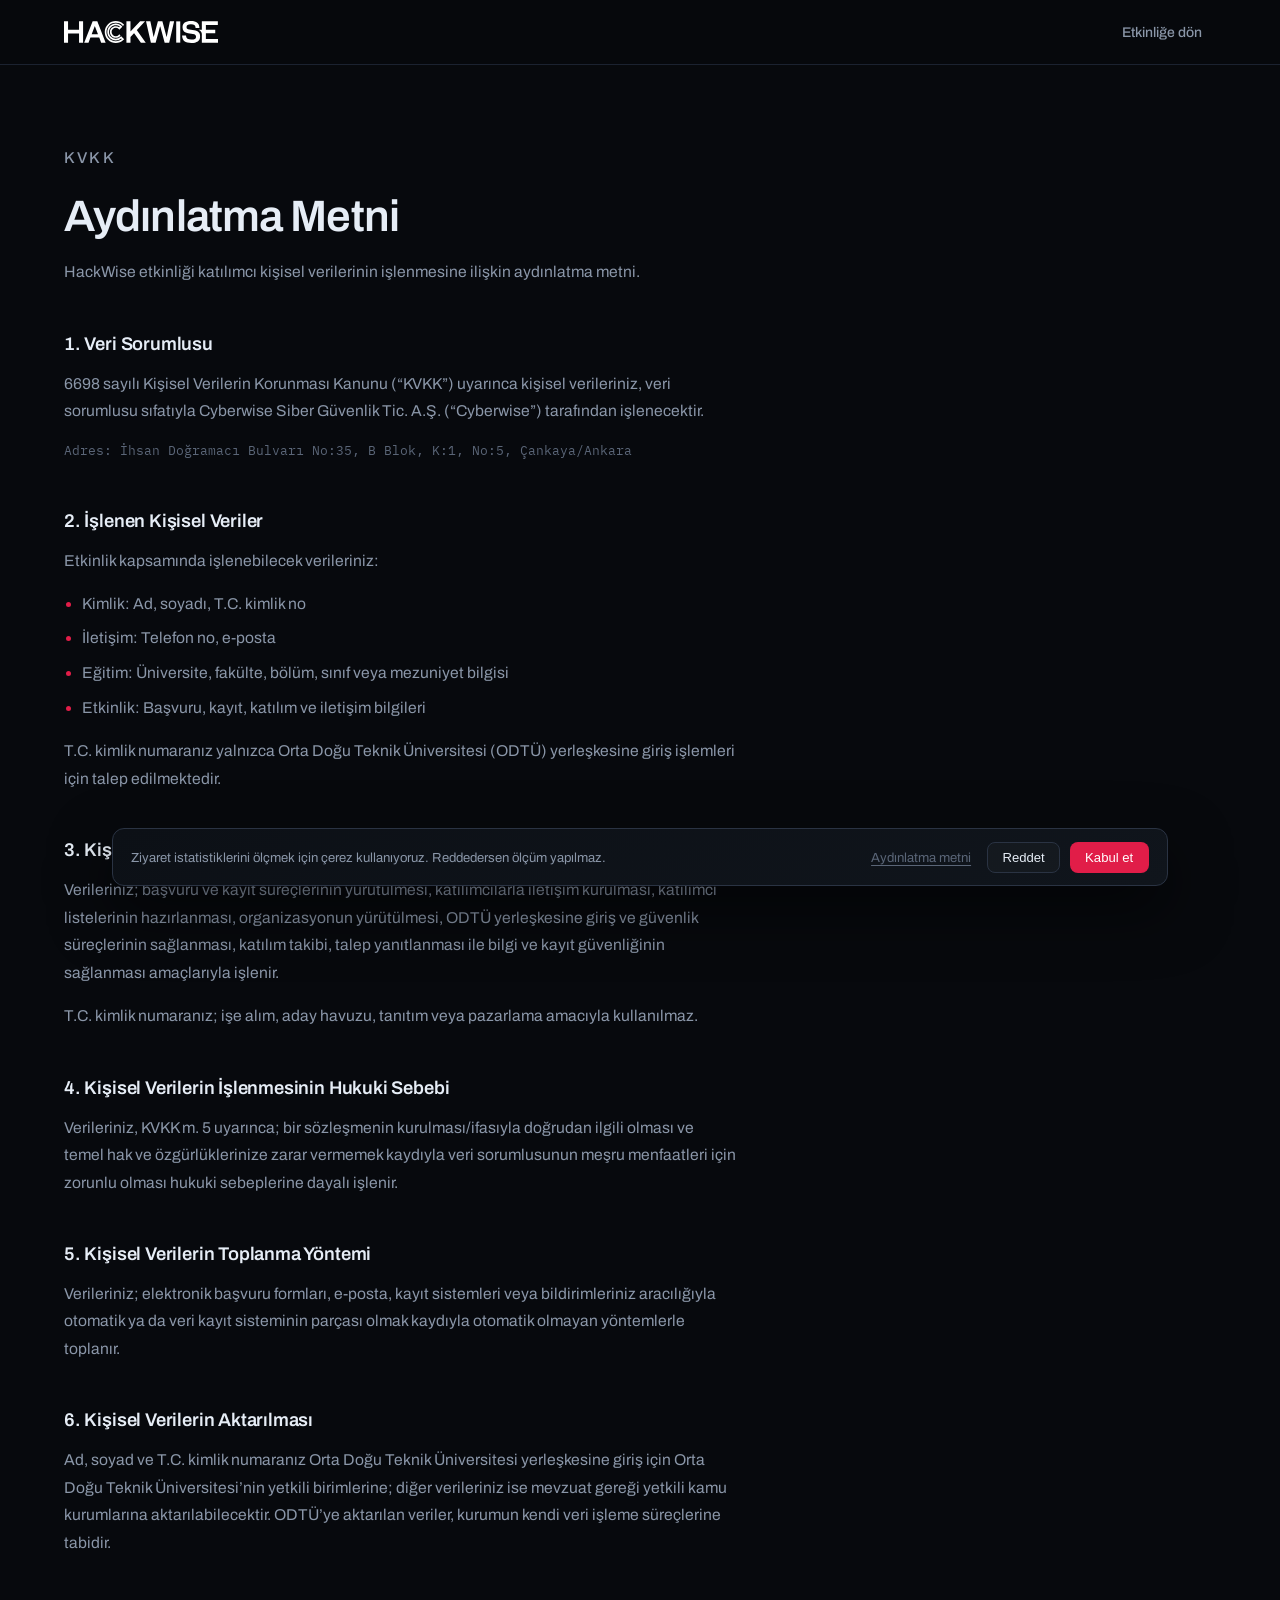
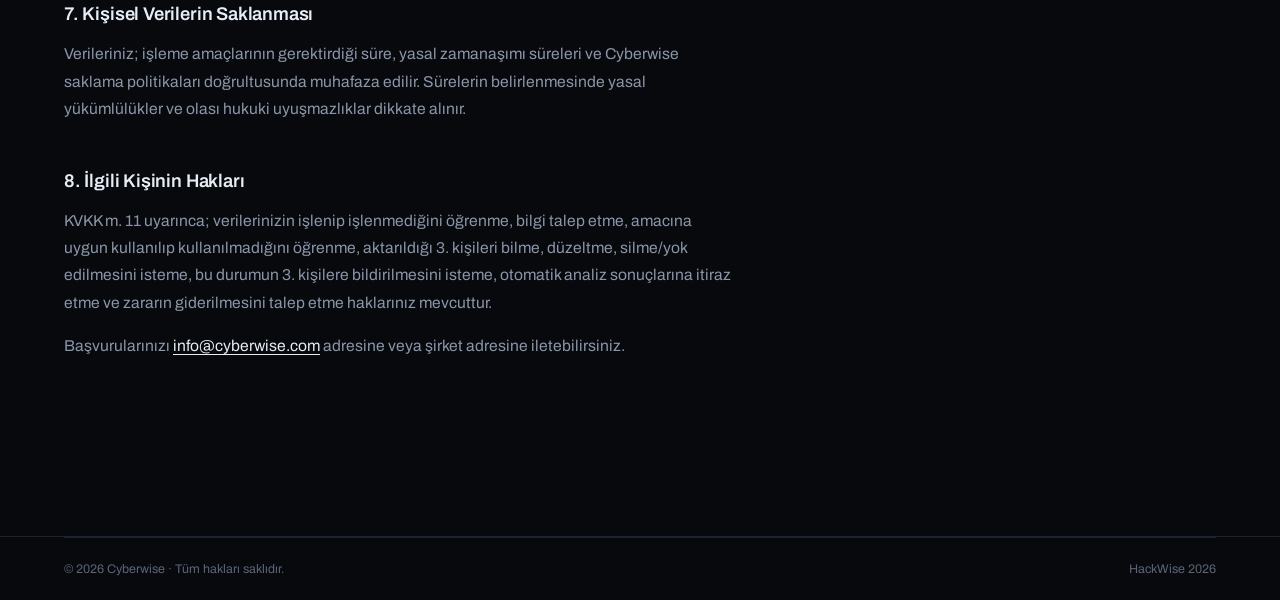
<file: kvkk.html>
<!doctype html>
<html lang="tr">
  <head>
    <meta charset="UTF-8" />
    <meta name="viewport" content="width=device-width, initial-scale=1.0" />
    <title>Aydınlatma Metni | HackWise 2026</title>
    <meta name="description" content="HackWise etkinliği katılımcılarının kişisel verilerinin işlenmesine ilişkin aydınlatma metni." />
    <link rel="icon" href="assets/favicon.svg" type="image/svg+xml" />
    <link rel="apple-touch-icon" href="assets/apple-touch-icon.png" />
    <link rel="preconnect" href="https://fonts.googleapis.com" />
    <link rel="preconnect" href="https://fonts.gstatic.com" crossorigin />
    <link href="https://fonts.googleapis.com/css2?family=Archivo:wght@400;500;600;700&family=IBM+Plex+Mono:wght@400;500&display=swap" rel="stylesheet" />
    <link rel="stylesheet" href="styles.css?v=33" />
    <meta name="theme-color" content="#07090d" />
  </head>
  <body>
    <header class="site-nav">
      <div class="nav-inner scrolled">
        <div class="container-page nav-row">
          <a href="index.html" class="nav-brand" aria-label="HackWise 2026">
            <img src="assets/hackwise-white.svg" alt="HackWise" class="nav-logo" width="1078" height="154" />
          </a>
          <nav class="nav-links">
            <a href="index.html">Etkinliğe dön</a>
          </nav>
        </div>
      </div>
    </header>

    <main class="legal">
      <div class="container-page">
        <p class="eyebrow">KVKK</p>
        <h1 class="section-title">Aydınlatma Metni</h1>
        <p class="section-lead">
          HackWise etkinliği katılımcı kişisel verilerinin işlenmesine ilişkin aydınlatma metni.
        </p>

        <h2>1. Veri Sorumlusu</h2>
        <p>
          6698 sayılı Kişisel Verilerin Korunması Kanunu (“KVKK”) uyarınca kişisel verileriniz,
          veri sorumlusu sıfatıyla Cyberwise Siber Güvenlik Tic. A.Ş. (“Cyberwise”) tarafından
          işlenecektir.
        </p>
        <p class="legal-meta">Adres: İhsan Doğramacı Bulvarı No:35, B Blok, K:1, No:5, Çankaya/Ankara</p>

        <h2>2. İşlenen Kişisel Veriler</h2>
        <p>Etkinlik kapsamında işlenebilecek verileriniz:</p>
        <ul>
          <li>Kimlik: Ad, soyadı, T.C. kimlik no</li>
          <li>İletişim: Telefon no, e-posta</li>
          <li>Eğitim: Üniversite, fakülte, bölüm, sınıf veya mezuniyet bilgisi</li>
          <li>Etkinlik: Başvuru, kayıt, katılım ve iletişim bilgileri</li>
        </ul>
        <p>
          T.C. kimlik numaranız yalnızca Orta Doğu Teknik Üniversitesi (ODTÜ) yerleşkesine giriş
          işlemleri için talep edilmektedir.
        </p>

        <h2>3. Kişisel Verilerin İşlenme Amaçları</h2>
        <p>
          Verileriniz; başvuru ve kayıt süreçlerinin yürütülmesi, katılımcılarla iletişim kurulması,
          katılımcı listelerinin hazırlanması, organizasyonun yürütülmesi, ODTÜ yerleşkesine giriş ve
          güvenlik süreçlerinin sağlanması, katılım takibi, talep yanıtlanması ile bilgi ve kayıt
          güvenliğinin sağlanması amaçlarıyla işlenir.
        </p>
        <p>
          T.C. kimlik numaranız; işe alım, aday havuzu, tanıtım veya pazarlama amacıyla kullanılmaz.
        </p>

        <h2>4. Kişisel Verilerin İşlenmesinin Hukuki Sebebi</h2>
        <p>
          Verileriniz, KVKK m. 5 uyarınca; bir sözleşmenin kurulması/ifasıyla doğrudan ilgili olması
          ve temel hak ve özgürlüklerinize zarar vermemek kaydıyla veri sorumlusunun meşru menfaatleri
          için zorunlu olması hukuki sebeplerine dayalı işlenir.
        </p>

        <h2>5. Kişisel Verilerin Toplanma Yöntemi</h2>
        <p>
          Verileriniz; elektronik başvuru formları, e-posta, kayıt sistemleri veya bildirimleriniz
          aracılığıyla otomatik ya da veri kayıt sisteminin parçası olmak kaydıyla otomatik olmayan
          yöntemlerle toplanır.
        </p>

        <h2>6. Kişisel Verilerin Aktarılması</h2>
        <p>
          Ad, soyad ve T.C. kimlik numaranız Orta Doğu Teknik Üniversitesi yerleşkesine giriş için
          Orta Doğu Teknik Üniversitesi’nin yetkili birimlerine; diğer verileriniz ise mevzuat gereği
          yetkili kamu kurumlarına aktarılabilecektir. ODTÜ’ye aktarılan veriler, kurumun kendi veri
          işleme süreçlerine tabidir.
        </p>

        <h2>7. Kişisel Verilerin Saklanması</h2>
        <p>
          Verileriniz; işleme amaçlarının gerektirdiği süre, yasal zamanaşımı süreleri ve Cyberwise
          saklama politikaları doğrultusunda muhafaza edilir. Sürelerin belirlenmesinde yasal
          yükümlülükler ve olası hukuki uyuşmazlıklar dikkate alınır.
        </p>

        <h2>8. İlgili Kişinin Hakları</h2>
        <p>
          KVKK m. 11 uyarınca; verilerinizin işlenip işlenmediğini öğrenme, bilgi talep etme, amacına
          uygun kullanılıp kullanılmadığını öğrenme, aktarıldığı 3. kişileri bilme, düzeltme,
          silme/yok edilmesini isteme, bu durumun 3. kişilere bildirilmesini isteme, otomatik analiz
          sonuçlarına itiraz etme ve zararın giderilmesini talep etme haklarınız mevcuttur.
        </p>
        <p>
          Başvurularınızı <a href="mailto:info@cyberwise.com">info@cyberwise.com</a> adresine veya
          şirket adresine iletebilirsiniz.
        </p>

      </div>
    </main>

    <footer class="site-footer">
      <div class="container-page">
        <div class="footer-bottom">
          <span>© 2026 Cyberwise · Tüm hakları saklıdır.</span>
          <a href="index.html">HackWise 2026</a>
        </div>
      </div>
    </footer>
    <script src="consent.js?v=7"></script>
  </body>
</html>
</file>
<file: styles.css>
:root {
  --bg: #07090d;
  --bg-elev: #0c1016;
  --bg-card: #10151c;
  --border: #1b2230;
  --border-strong: #2a3343;
  --fg: #e6edf6;
  --fg-muted: #8a96a8;
  --fg-dim: #5a6577;
  --accent: #e11d48;
  --accent-hot: #be123c;
  --accent-glow: #fb7185;

  --font-sans: "Archivo", "Helvetica Neue", Helvetica, Arial, sans-serif;
  --font-mono: "IBM Plex Mono", ui-monospace, SFMono-Regular, Menlo, monospace;
}

*,
*::before,
*::after {
  box-sizing: border-box;
}

[hidden] {
  display: none !important;
}

html {
  background-color: var(--bg);
  color: var(--fg);
  font-family: var(--font-sans);
  -webkit-font-smoothing: antialiased;
  text-rendering: optimizeLegibility;
  scroll-behavior: smooth;
}

body {
  margin: 0;
  background: var(--bg);
  min-height: 100vh;
  overflow-x: hidden;
}

::selection {
  background-color: rgba(225, 29, 72, 0.3);
  color: #fff;
}

a {
  color: inherit;
  text-decoration: none;
}

img {
  max-width: 100%;
  display: block;
}

.bg-grid {
  background-image:
    linear-gradient(rgba(255, 255, 255, 0.025) 1px, transparent 1px),
    linear-gradient(90deg, rgba(255, 255, 255, 0.025) 1px, transparent 1px);
  background-size: 56px 56px;
  background-position: -1px -1px;
}

.bg-grid-fade {
  -webkit-mask-image: radial-gradient(ellipse 70% 60% at 50% 30%, #000 40%, transparent 80%);
  mask-image: radial-gradient(ellipse 70% 60% at 50% 30%, #000 40%, transparent 80%);
}

.container-page {
  max-width: 1200px;
  margin-inline: auto;
  padding-inline: 1.5rem;
}

section {
  position: relative;
}

.section-pad {
  padding-block: clamp(3rem, 5.5vw, 4.5rem);
}

.gradient-text {
  background: linear-gradient(135deg, #ffffff 0%, #e2e8f0 60%, #cbd5e1 100%);
  -webkit-background-clip: text;
  background-clip: text;
  -webkit-text-fill-color: transparent;
}

.section-title {
  font-size: clamp(1.875rem, 3.5vw, 2.75rem);
  font-weight: 600;
  letter-spacing: -0.02em;
  line-height: 1.15;
  margin: 0;
}

.section-lead {
  margin: 1.5rem 0 0;
  color: var(--fg-muted);
  font-size: 1.05rem;
  line-height: 1.7;
  max-width: 42rem;
}

.eyebrow {
  font-size: 0.8125rem;
  font-weight: 500;
  letter-spacing: 0.16em;
  text-transform: uppercase;
  color: #cbd5e1;
  margin: 0;
}

.card {
  background: linear-gradient(180deg, rgba(255, 255, 255, 0.025), rgba(255, 255, 255, 0.005));
  border: 1px solid var(--border);
  border-radius: 14px;
  backdrop-filter: blur(8px);
}

.btn-primary {
  display: inline-flex;
  align-items: center;
  justify-content: center;
  gap: 0.5rem;
  padding: 0.75rem 1.25rem;
  border-radius: 8px;
  font-weight: 500;
  font-size: 0.9375rem;
  background: var(--accent);
  color: #fff;
  transition: all 200ms ease;
  border: 1px solid rgba(225, 29, 72, 0.5);
  cursor: pointer;
}
.btn-primary:hover {
  background: var(--accent-glow);
  transform: translateY(-1px);
}

.btn-ghost {
  display: inline-flex;
  align-items: center;
  justify-content: center;
  gap: 0.5rem;
  padding: 0.75rem 1.25rem;
  border-radius: 8px;
  font-weight: 500;
  font-size: 0.9375rem;
  color: var(--fg);
  border: 1px solid var(--border-strong);
  background: rgba(255, 255, 255, 0.02);
  transition: all 200ms ease;
  cursor: pointer;
}
.btn-ghost:hover {
  background: rgba(255, 255, 255, 0.08);
  border-color: rgba(255, 255, 255, 0.25);
}

.arrow {
  width: 16px;
  height: 16px;
  stroke: currentColor;
  fill: none;
  stroke-width: 2;
  stroke-linecap: round;
  stroke-linejoin: round;
  flex: none;
}

.site-nav {
  position: fixed;
  top: 0;
  inset-inline: 0;
  z-index: 50;
}
.nav-inner {
  border-bottom: 1px solid transparent;
  transition: all 200ms ease;
}
.nav-inner.scrolled {
  background: rgba(7, 9, 13, 0.8);
  backdrop-filter: blur(20px);
  border-bottom: 1px solid var(--border);
}
.nav-row {
  display: flex;
  align-items: center;
  justify-content: space-between;
  height: 64px;
}
.nav-brand {
  display: inline-flex;
  align-items: baseline;
  gap: 0.55rem;
  line-height: 1;
  user-select: none;
}
.nav-logo {
  height: 22px;
  width: auto;
}

.nav-links {
  display: none;
  align-items: center;
  gap: 0.25rem;
}
.nav-links a {
  padding: 0.5rem 0.9rem;
  border-radius: 6px;
  font-size: 0.875rem;
  font-weight: 500;
  color: var(--fg-muted);
  transition: color 150ms ease;
}
.nav-links a:hover {
  color: #fff;
}
.nav-actions {
  display: flex;
  align-items: center;
  gap: 0.75rem;
}
.menu-btn {
  display: inline-flex;
  background: none;
  border: none;
  color: #fff;
  cursor: pointer;
  padding: 0.4rem;
}

.mobile-menu {
  display: none;
  border-top: 1px solid var(--border);
  background: rgba(12, 16, 22, 0.97);
  backdrop-filter: blur(20px);
}
.mobile-menu.open {
  display: block;
}
.mobile-menu .container-page {
  padding-block: 1.25rem;
  display: flex;
  flex-direction: column;
  gap: 0.25rem;
}
.mobile-menu a {
  padding: 0.75rem;
  border-radius: 6px;
  font-weight: 500;
  color: var(--fg);
}
.mobile-menu a:hover {
  background: rgba(255, 255, 255, 0.05);
}

@media (min-width: 1024px) {
  .nav-links { display: flex; }
  .menu-btn { display: none; }
}

.hero {
  position: relative;
  height: 100svh;
  min-height: 600px;
  display: flex;
  align-items: center;
  justify-content: center;
  text-align: center;
  overflow: hidden;
  background: #000;
}
@media (min-width: 1024px) {
  .hero { height: 100vh; }
}

.hero-video {
  position: absolute;
  inset: 0;
  width: 100%;
  height: 100%;
  object-fit: cover;
  animation: cinema-float 18s ease-in-out infinite;
  transform-origin: center center;
  will-change: transform;
}
@keyframes cinema-float {
  0%   { transform: scale(1.05) rotate(0deg); }
  25%  { transform: scale(1.07) rotate(0.3deg); }
  50%  { transform: scale(1.06) rotate(0deg); }
  75%  { transform: scale(1.07) rotate(-0.3deg); }
  100% { transform: scale(1.05) rotate(0deg); }
}

.hero-vignette {
  position: absolute;
  inset: 0;
  pointer-events: none;
  background: radial-gradient(ellipse at center, transparent 30%, rgba(0, 0, 0, 0.7) 100%);
}
.hero-fade {
  position: absolute;
  inset: 0;
  pointer-events: none;
  background: linear-gradient(to bottom, rgba(0,0,0,0.55), rgba(0,0,0,0.3) 50%, rgba(0,0,0,0.85));
}

.hero-content {
  position: relative;
  z-index: 10;
  max-width: 62rem;
  margin-inline: auto;
  padding-inline: 1.25rem;
}
.hero-title .hl {
  font-size: calc(var(--hero-logo-w) / 5.05);
  line-height: 1;
}
.hero-title {
  --hero-logo-w: clamp(230px, 44vw, 520px);
  display: flex;
  flex-wrap: wrap;
  align-items: center;
  justify-content: center;
  gap: 0.1em 0.45em;
}
.hero-logo {
  width: var(--hero-logo-w);
  height: auto;
  filter: drop-shadow(0 4px 24px rgba(0, 0, 0, 0.8));
}

.hero .eyebrow {
  color: #fff;
  font-size: clamp(0.8125rem, 1.3vw, 0.98rem);
  font-weight: 600;
  text-shadow: 0 2px 12px rgba(0, 0, 0, 0.9), 0 0 32px rgba(0, 0, 0, 0.7);
}
.hero h1 {
  font-size: clamp(2.25rem, 6.5vw, 5.5rem);
  line-height: 1.05;
  font-weight: 600;
  letter-spacing: -0.02em;
  margin: 1.25rem 0 0;
  color: #fff;
  filter: drop-shadow(0 4px 30px rgba(0, 0, 0, 0.9));
}
.hero h1 .hl {
  color: #f43f5e;
}
.hero-sub {
  margin: 1.5rem auto 0;
  max-width: 42rem;
  font-size: clamp(0.95rem, 1.6vw, 1.2rem);
  line-height: 1.7;
  color: rgba(255, 255, 255, 0.8);
  text-shadow: 0 2px 20px rgba(0, 0, 0, 0.95);
}
.hero-cta {
  margin-top: 2rem;
  display: flex;
  flex-direction: column;
  align-items: stretch;
  gap: 0.75rem;
  width: 100%;
  max-width: 320px;
  margin-inline: auto;
}
@media (min-width: 640px) {
  .hero-cta {
    flex-direction: row;
    align-items: center;
    justify-content: center;
    width: auto;
    max-width: none;
  }
}
.hero-ghost {
  backdrop-filter: blur(12px);
  background: rgba(0, 0, 0, 0.4);
  border-color: rgba(255, 255, 255, 0.2);
}
.hero-ghost:hover {
  background: rgba(0, 0, 0, 0.6);
}

.hero-corner {
  position: absolute;
  font-family: var(--font-mono);
  font-size: 0.65rem;
  letter-spacing: 0.2em;
  color: rgba(255, 255, 255, 0.85);
  text-shadow: 0 1px 10px rgba(0, 0, 0, 0.9);
  pointer-events: none;
  z-index: 20;
  display: none;
}
.hero-corner.tl { top: 80px; left: 1.5rem; }
.hero-corner.br { bottom: 1rem; right: 1.5rem; }
@media (min-width: 640px) {
  .hero-corner { display: block; }
}

.scroll-cue {
  position: absolute;
  bottom: 1.5rem;
  left: 50%;
  transform: translateX(-50%);
  display: none;
  flex-direction: column;
  align-items: center;
  gap: 0.5rem;
  z-index: 20;
  pointer-events: none;
  font-family: var(--font-mono);
  font-size: 0.6rem;
  letter-spacing: 0.2em;
  color: rgba(255, 255, 255, 0.8);
  text-shadow: 0 1px 10px rgba(0, 0, 0, 0.9);
}
@media (min-width: 1024px) {
  .scroll-cue { display: flex; }
}
.scroll-line {
  width: 1px;
  height: 32px;
  background: linear-gradient(to bottom, rgba(255, 255, 255, 0.75), transparent);
  animation: scroll-cue 2.4s ease-in-out infinite;
}
@keyframes scroll-cue {
  0%, 100% { opacity: 0.2; transform: translateY(0); }
  50%      { opacity: 0.7; transform: translateY(4px); }
}

.info-strip {
  border-block: 1px solid var(--border);
  position: relative;
  overflow: hidden;
}
.info-strip .strip-grid-bg {
  position: absolute;
  inset: 0;
  opacity: 0.2;
  pointer-events: none;
}
.info-grid {
  position: relative;
  display: grid;
  grid-template-columns: 1fr;
  text-align: center;
}
.info-cell {
  padding: 1.75rem 1.25rem;
  border-top: 1px solid var(--border);
}
.info-cell:nth-child(-n + 2) {
  border-top: none;
}
.info-cell + .info-cell:nth-child(even) {
  border-left: 1px solid var(--border);
}
.info-cell .k {
  font-family: var(--font-mono);
  font-size: 0.65rem;
  letter-spacing: 0.18em;
  text-transform: uppercase;
  color: var(--fg-dim);
}
.info-cell .v {
  margin-top: 0.6rem;
  font-size: 1.1rem;
  font-weight: 600;
  letter-spacing: -0.01em;
}
.info-cell .s {
  margin-top: 0.25rem;
  font-size: 0.85rem;
  color: var(--fg-muted);
}
@media (min-width: 900px) {
  .info-grid { grid-template-columns: repeat(3, 1fr); max-width: 60rem; margin: 0 auto; }
  .info-cell { border-top: none; padding: 2rem 2rem; }
  .info-cell + .info-cell { border-left: 1px solid var(--border); }
}

.card-hover {
  transition: all 250ms cubic-bezier(0.4, 0, 0.2, 1);
}
.card-hover:hover {
  border-color: rgba(255, 255, 255, 0.18);
  transform: translateY(-2px);
  box-shadow: 0 12px 32px -20px rgba(0, 0, 0, 0.55);
}

.grid-cards {
  display: grid;
  grid-template-columns: 1fr;
  gap: 1.25rem;
  margin-top: 3rem;
}
@media (min-width: 640px) {
  .grid-cards { grid-template-columns: repeat(2, 1fr); }
}
@media (min-width: 1024px) {
  .grid-cards.cols-3 { grid-template-columns: repeat(3, 1fr); }
}
.feature {
  padding: 1.75rem;
}
.feature .icon {
  width: 44px;
  height: 44px;
  display: grid;
  place-items: center;
  border-radius: 10px;
  background: rgba(225, 29, 72, 0.08);
  border: 1px solid rgba(225, 29, 72, 0.2);
  color: var(--accent);
  margin-bottom: 1.1rem;
}
.feature .icon svg {
  width: 22px;
  height: 22px;
  stroke: currentColor;
  fill: none;
  stroke-width: 1.7;
  stroke-linecap: round;
  stroke-linejoin: round;
}
.feature h3 {
  margin: 0 0 0.5rem;
  font-size: 1.15rem;
  font-weight: 600;
  color: #fff;
}
.feature p {
  margin: 0;
  color: var(--fg-muted);
  line-height: 1.65;
  font-size: 0.95rem;
}
.feature.audience .icon {
  background: rgba(225, 29, 72, 0.08);
  border-color: rgba(225, 29, 72, 0.22);
  color: #fb7185;
}

.about-grid {
  display: grid;
  grid-template-columns: 1fr;
  gap: 3rem;
  align-items: center;
}
@media (min-width: 900px) {
  .about-grid { grid-template-columns: 1.1fr 0.9fr; }
}
.about-visual {
  position: relative;
  border-radius: 16px;
  overflow: hidden;
  border: 1px solid var(--border);
}
.about-visual .visual-label {
  position: absolute;
  bottom: 0.75rem;
  left: 1rem;
  font-family: var(--font-mono);
  font-size: 0.6rem;
  letter-spacing: 0.2em;
  color: rgba(255, 255, 255, 0.75);
}
.about-visual[data-variant="1"] .visual-label {
  color: rgba(7, 9, 13, 0.55);
}
.about-list {
  margin: 2rem 0 0;
  padding: 0;
  list-style: none;
  display: grid;
  gap: 1rem;
}
.about-list li {
  display: flex;
  gap: 0.75rem;
  align-items: flex-start;
  color: var(--fg);
  line-height: 1.6;
  font-size: 0.98rem;
}
.about-list .tick {
  flex: none;
  margin-top: 0.15rem;
  width: 20px;
  height: 20px;
  color: var(--accent);
}

.sch {
  margin-top: 3rem;
}
.sch-tabs {
  display: grid;
  gap: 0.6rem;
  grid-template-columns: 1fr;
}
@media (min-width: 720px) {
  .sch-tabs { grid-template-columns: repeat(3, 1fr); }
}
.sch-day {
  display: flex;
  flex-direction: column;
  align-items: flex-start;
  gap: 0.3rem;
  padding: 0.9rem 1.1rem;
  border-radius: 12px;
  border: 1px solid var(--border);
  background: rgba(255, 255, 255, 0.02);
  color: var(--fg-muted);
  font-family: inherit;
  text-align: left;
  cursor: pointer;
  transition: border-color 200ms ease, background 200ms ease, color 200ms ease;
}
.sch-day:hover {
  border-color: var(--border-strong);
  color: var(--fg);
}
.sch-day.active {
  border-color: rgba(225, 29, 72, 0.55);
  background: rgba(225, 29, 72, 0.08);
  color: var(--fg);
}
.sch-day-date {
  font-size: 0.95rem;
  font-weight: 500;
  color: inherit;
}
.sch-day-note {
  font-family: var(--font-mono);
  font-size: 0.68rem;
  letter-spacing: 0.12em;
  text-transform: uppercase;
  color: var(--fg-dim);
}
.sch-day.active .sch-day-note {
  color: var(--accent-glow);
}

.sch-panel {
  margin-top: 1.5rem;
}
.sch-panel.tgrid {
  display: grid;
  gap: 0.75rem;
}
@media (min-width: 820px) {
  .sch-panel.tgrid { grid-template-columns: 1fr 1fr; }
}
.tcard {
  display: grid;
  align-content: start;
  gap: 0.45rem;
  padding: 1.35rem 1.5rem;
  border: 1px solid var(--border);
  border-radius: 14px;
  background: linear-gradient(180deg, rgba(255, 255, 255, 0.025), rgba(255, 255, 255, 0.005));
  transition: border-color 200ms ease, background 200ms ease;
}
.tcard:hover {
  border-color: rgba(225, 29, 72, 0.4);
  background: rgba(225, 29, 72, 0.05);
}
.tcard-firm {
  font-family: var(--font-mono);
  font-size: 0.66rem;
  letter-spacing: 0.16em;
  text-transform: uppercase;
  color: var(--accent-glow);
}
.tcard h3 {
  margin: 0;
  font-size: 1rem;
  font-weight: 500;
  line-height: 1.4;
  color: var(--fg);
  text-wrap: balance;
}
.tcard-trainer {
  margin: 0.15rem 0 0;
  font-size: 0.86rem;
  color: var(--fg-muted);
}

.sch-panel.timeline {
  padding: 1.75rem 1.5rem;
  border: 1px solid var(--border);
  border-radius: 16px;
  background: linear-gradient(180deg, rgba(255, 255, 255, 0.025), rgba(255, 255, 255, 0.005));
}
@media (min-width: 720px) {
  .sch-panel.timeline { padding: 2rem 2.25rem; }
}
.slot {
  position: relative;
  padding-left: 1.6rem;
  border-left: 1px solid var(--border);
}
.slot:last-child {
  border-left-color: transparent;
}
.slot-body {
  padding-bottom: 1.6rem;
}
.slot:last-child .slot-body {
  padding-bottom: 0;
}
.slot::after {
  content: "";
  position: absolute;
  left: -4px;
  top: 0.42rem;
  width: 7px;
  height: 7px;
  border-radius: 50%;
  background: var(--accent);
}
.slot-body h3 {
  margin: 0;
  font-size: 1rem;
  font-weight: 500;
  line-height: 1.4;
  color: var(--fg);
}
.slot-who {
  margin: 0.3rem 0 0;
  font-size: 0.86rem;
  color: var(--fg-muted);
}
.slot-break .slot-body {
  padding-bottom: 1.2rem;
}
.slot-break .slot-body h3 {
  font-size: 0.85rem;
  font-weight: 400;
  color: var(--fg-dim);
}
.slot-break::after {
  background: none;
  border: 1px solid var(--border-strong);
}
.sch-note {
  margin: 1.25rem 0 0;
  font-size: 0.82rem;
  color: var(--fg-dim);
}

.prep {
  margin-top: 3rem;
}
.prep-lead {
  position: relative;
  overflow: hidden;
  display: flex;
  flex-direction: column;
  align-items: flex-start;
  padding: 2rem 1.5rem;
  border: 1px solid rgba(225, 29, 72, 0.32);
  border-radius: 20px;
  background: linear-gradient(150deg, rgba(225, 29, 72, 0.22), rgba(225, 29, 72, 0.05) 62%, rgba(255, 255, 255, 0.01));
}
@media (min-width: 640px) {
  .prep-lead { padding: 2.75rem 2.5rem; }
}
.prep-lead h2 {
  margin: 1rem 0 0;
  max-width: 24ch;
  font-size: clamp(1.875rem, 3.5vw, 2.75rem);
  font-weight: 600;
  letter-spacing: -0.02em;
  line-height: 1.1;
  text-wrap: balance;
  color: #fff;
}
.prep-lead p {
  position: relative;
  margin: 1.25rem 0 0;
  max-width: 34rem;
  font-size: 0.98rem;
  line-height: 1.7;
  color: var(--fg-muted);
}
.prep-lead .btn-primary {
  margin-top: 2rem;
}
.prep-mark {
  position: absolute;
  right: 1rem;
  bottom: -0.5rem;
  font-family: var(--font-mono);
  font-size: clamp(3.5rem, 8vw, 6rem);
  font-weight: 500;
  letter-spacing: -0.04em;
  color: rgba(255, 255, 255, 0.045);
  pointer-events: none;
  user-select: none;
}
.faq {
  margin-top: 2.5rem;
  border-top: 1px solid var(--border);
}
.faq-item {
  border-bottom: 1px solid var(--border);
}
.faq-item summary {
  display: flex;
  align-items: center;
  justify-content: space-between;
  gap: 1.5rem;
  padding: 1.15rem 0;
  font-size: 1rem;
  font-weight: 500;
  color: var(--fg);
  cursor: pointer;
  list-style: none;
  transition: color 200ms ease;
}
.faq-item summary::-webkit-details-marker {
  display: none;
}
.faq-item summary:hover {
  color: var(--accent-glow);
}
.faq-sign {
  flex: none;
  width: 18px;
  height: 18px;
  color: var(--fg-dim);
  transition: transform 200ms ease, color 200ms ease;
}
.faq-item[open] .faq-sign {
  transform: rotate(45deg);
  color: var(--accent-glow);
}
.faq-item p {
  margin: 0 0 1.35rem;
  max-width: 46rem;
  font-size: 0.93rem;
  line-height: 1.7;
  color: var(--fg-muted);
}
@media (prefers-reduced-motion: reduce) {
  .faq-sign { transition: none; }
}

.apply-choices {
  flex: none;
  align-self: stretch;
  display: block;
  margin-top: 1.75rem;
  animation: choices-in 240ms ease;
}
@keyframes choices-in {
  from { opacity: 0; transform: translateY(-8px); }
  to { opacity: 1; transform: none; }
}
.apply-choices-inner {
  display: grid;
  gap: 0.75rem;
  padding: 2px;
}
@media (min-width: 700px) {
  .apply-choices-inner { grid-template-columns: repeat(auto-fit, minmax(15rem, 1fr)); }
}
.apply-toggle .arrow {
  transition: transform 240ms ease;
}
.apply-toggle[aria-expanded="true"] .arrow {
  transform: rotate(90deg);
}
.apply-choice {
  position: relative;
  display: grid;
  gap: 0.35rem;
  padding: 1.25rem 3rem 1.25rem 1.25rem;
  border: 1px solid var(--border);
  border-radius: 14px;
  background: rgba(255, 255, 255, 0.02);
  transition: border-color 200ms ease, background 200ms ease, transform 200ms ease;
}
.apply-choice:hover,
.apply-choice:focus-visible {
  border-color: rgba(225, 29, 72, 0.5);
  background: rgba(225, 29, 72, 0.07);
  transform: translateY(-1px);
}
.apply-choice-kind {
  font-family: var(--font-mono);
  font-size: 0.66rem;
  letter-spacing: 0.16em;
  text-transform: uppercase;
  color: var(--accent-glow);
}
.apply-choice-title {
  font-size: 1.05rem;
  font-weight: 500;
  color: var(--fg);
}
.apply-choice-desc {
  font-size: 0.88rem;
  line-height: 1.6;
  color: var(--fg-muted);
}
.apply-choice .arrow {
  position: absolute;
  top: 1.6rem;
  right: 1.25rem;
  width: 18px;
  height: 18px;
  color: var(--fg-dim);
}
.apply-choice:hover .arrow {
  color: var(--accent-glow);
}

.footer-link-btn {
  display: block;
  padding: 0;
  border: none;
  background: none;
  font-family: inherit;
  font-weight: inherit;
  line-height: inherit;
  text-align: left;
  cursor: pointer;
}

.visual-mark {
  display: flex;
  flex-direction: column;
  align-items: center;
  justify-content: center;
  gap: 1.1rem;
  aspect-ratio: 1280 / 572;
}
.visual-mark.v1 {
  background: radial-gradient(circle at 50% 40%, #ffffff, #eef0f4);
}
.visual-mark.v1 img {
  width: min(72%, 440px);
  height: auto;
}
.site-footer {
  position: relative;
  margin-top: 6rem;
  border-top: 1px solid var(--border);
}
.site-footer .footer-grid-bg {
  position: absolute;
  inset: 0;
  opacity: 0.35;
  pointer-events: none;
}
.footer-inner {
  position: relative;
  padding-block: 3.5rem;
  display: grid;
  gap: 2.5rem;
  grid-template-columns: 1fr;
  align-items: start;
}
@media (min-width: 768px) {
  .footer-inner { grid-template-columns: 1.5fr 1fr 1fr; }
}
.footer-logo {
  height: 26px;
  width: auto;
}
.footer-org {
  display: flex;
  align-items: center;
  gap: 0.9rem;
  margin-top: 1.75rem;
}
.footer-org span {
  font-family: var(--font-mono);
  font-size: 0.62rem;
  letter-spacing: 0.2em;
  color: var(--fg-dim);
}
.footer-org img {
  height: 22px;
  width: auto;
  opacity: 0.9;
}
.footer-social {
  margin-top: 1.5rem;
  display: flex;
  gap: 0.6rem;
}
.footer-social a {
  display: grid;
  place-items: center;
  width: 38px;
  height: 38px;
  border: 1px solid var(--border-strong);
  border-radius: 10px;
  background: rgba(255, 255, 255, 0.02);
  color: var(--fg-muted);
  transition: all 150ms ease;
}
.footer-social a:hover {
  color: #fff;
  border-color: rgba(255, 255, 255, 0.3);
  background: rgba(255, 255, 255, 0.06);
}
.footer-social svg {
  width: 17px;
  height: 17px;
}
.footer-col h3 {
  font-size: 0.72rem;
  letter-spacing: 0.16em;
  text-transform: uppercase;
  color: rgba(255, 255, 255, 0.8);
  margin: 0 0 1rem;
  font-weight: 600;
}
.footer-col ul {
  list-style: none;
  margin: 0;
  padding: 0;
  display: grid;
  gap: 0.7rem;
}
.footer-col a,
.footer-col .footer-link-btn {
  color: var(--fg-muted);
  font-size: 0.9rem;
  transition: color 150ms ease;
}
.footer-col a:hover,
.footer-col .footer-link-btn:hover {
  color: #fff;
}
.footer-contact li {
  display: flex;
  align-items: center;
  gap: 0.6rem;
  color: var(--fg-muted);
  font-size: 0.9rem;
}
.footer-contact svg {
  flex: none;
  width: 15px;
  height: 15px;
  stroke: var(--fg-dim);
  fill: none;
  stroke-width: 2;
  stroke-linecap: round;
  stroke-linejoin: round;
}
.footer-tag {
  font-family: var(--font-mono);
  font-size: 0.7rem;
  letter-spacing: 0.15em;
}

.footer-bottom {
  position: relative;
  border-top: 1px solid var(--border);
  padding-block: 1.5rem;
  display: flex;
  flex-wrap: wrap;
  gap: 0.75rem;
  justify-content: space-between;
  align-items: center;
  color: var(--fg-dim);
  font-size: 0.78rem;
}

.reveal {
  opacity: 0;
  transform: translateY(18px);
  transition: opacity 600ms ease, transform 600ms ease;
}
.reveal.in {
  opacity: 1;
  transform: none;
}

a:focus-visible,
button:focus-visible {
  outline: 2px solid var(--accent);
  outline-offset: 2px;
}

@media (prefers-reduced-motion: reduce) {
  * { animation: none !important; scroll-behavior: auto !important; transition: none !important; }
  .reveal { opacity: 1; transform: none; }
}

.legal {
  padding: 8rem 0 5rem;
}
.legal .eyebrow {
  color: var(--fg-muted);
}
.legal h1 {
  margin: 1.25rem 0 0;
}
.legal h2 {
  margin: 3rem 0 0;
  font-size: 1.15rem;
  font-weight: 600;
  letter-spacing: -0.01em;
  color: var(--fg);
}
.legal p {
  margin: 1rem 0 0;
  max-width: 42rem;
  font-size: 0.98rem;
  line-height: 1.75;
  color: var(--fg-muted);
}
.legal ul {
  margin: 1rem 0 0;
  padding-left: 1.1rem;
  max-width: 42rem;
  display: grid;
  gap: 0.5rem;
  font-size: 0.98rem;
  line-height: 1.7;
  color: var(--fg-muted);
}
.legal li::marker {
  color: var(--accent);
}
.legal a {
  color: var(--fg);
  text-decoration: underline;
  text-underline-offset: 3px;
}
.legal a:hover {
  color: var(--accent-glow);
}

.legal-meta {
  font-family: var(--font-mono);
  font-size: 0.82rem !important;
  line-height: 1.7;
  color: var(--fg-dim) !important;
}
.consent {
  position: fixed;
  left: 1rem;
  right: 1rem;
  bottom: 0.85rem;
  z-index: 90;
  display: grid;
  gap: 0.75rem;
  max-width: 66rem;
  margin: 0 auto;
  padding: 0.8rem 1.15rem;
  border: 1px solid var(--border-strong);
  border-radius: 12px;
  background: linear-gradient(160deg, var(--bg-elev), var(--bg-card));
  box-shadow: 0 24px 60px rgba(0, 0, 0, 0.55);
  animation: consent-in 260ms ease;
}
@media (min-width: 720px) {
  .consent {
    grid-template-columns: 1fr auto;
    align-items: center;
    gap: 1.5rem;
  }
}
@keyframes consent-in {
  from { opacity: 0; transform: translateY(12px); }
  to { opacity: 1; transform: none; }
}
@media (prefers-reduced-motion: reduce) {
  .consent { animation: none; }
}
.consent-text {
  margin: 0;
  font-size: 0.82rem;
  line-height: 1.5;
  color: var(--fg-muted);
}
.consent-actions {
  display: flex;
  flex-wrap: wrap;
  align-items: center;
  gap: 0.6rem;
}
.consent-actions .btn-primary,
.consent-actions .btn-ghost {
  padding: 0.42rem 0.9rem;
  font-size: 0.82rem;
}
.consent-link {
  margin-right: 0.4rem;
  font-size: 0.82rem;
  color: var(--fg-dim);
  text-decoration: underline;
  text-underline-offset: 3px;
}
.consent-link:hover {
  color: var(--fg);
}
</file>
